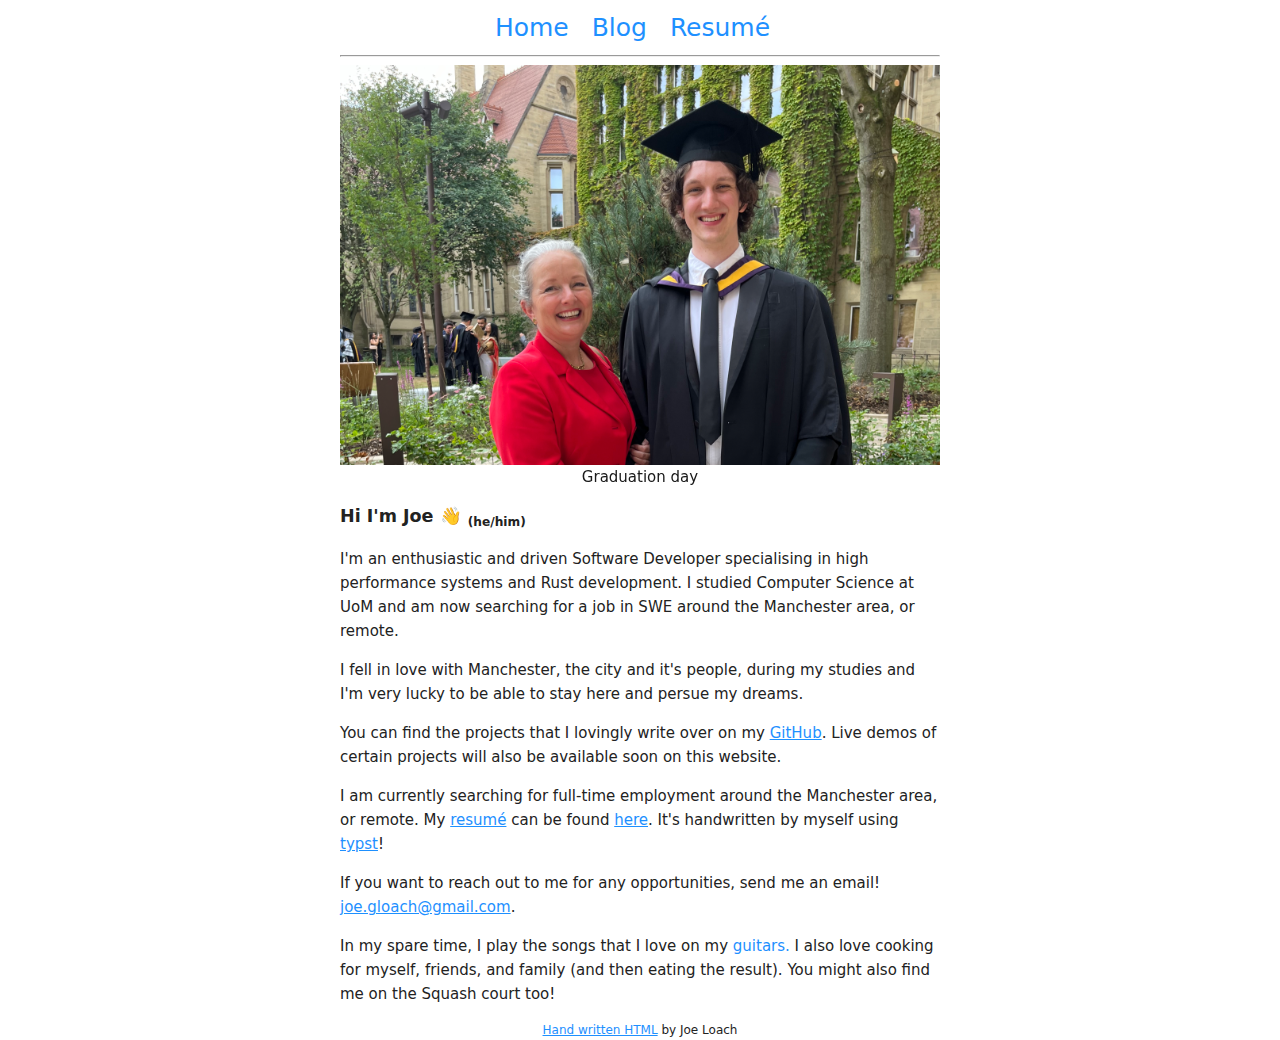
<file: index.html>
<!DOCTYPE html>
<html lang="en">
  <head>
    <meta charset="UTF-8">
    <meta name="author" content="Joe Loach">
    <meta name="description" content="Joe Loach's personal website">
    <link rel="canonical" href="https://joeloach.co.uk">

    <title>Joe Loach - Home</title>

    <link rel="apple-touch-icon" sizes="180x180" href="/assets/favicon/apple-touch-icon.png">
    <link rel="icon" type="image/png" sizes="32x32" href="/assets/favicon/favicon-32x32.png">
    <link rel="icon" type="image/png" sizes="16x16" href="/assets/favicon/favicon-16x16.png">
    <link rel="manifest" href="/assets/favicon/site.webmanifest">
    
    <link rel="stylesheet" type="text/css" href="/assets/main.css">
  </head>
  <body class="body-container">
    <header>
      <nav class="no-print central">
        <a href="/">Home</a>
        <a href="/blog.html">Blog</a>
        <a href="/resume.html">Resumé</a>
      </nav>
      <hr>
    </header>
    <main>
      <figure>
        <div id="banner" class="night-darken" role="img" aria-labelledby="caption"></div>
        <figcaption id="caption">Graduation day</figcaption>
      </figure>
      <section>
        <h3>
          Hi I'm Joe 👋 <small><sub>(he/him)</sub></small>
        </h3>
        <p>
          I'm an enthusiastic and driven Software Developer specialising in high performance systems and Rust development.
          I studied Computer Science at UoM and am now searching for a job in SWE around the Manchester area, or remote.
        </p>
        <p>
          I fell in love with Manchester, the city and it's people, during my studies and I'm very lucky to be able to stay here and persue my dreams.
        </p>
        <p>
          You can find the projects that I lovingly write over on my <a href="https://github.com/joe-loach">GitHub</a>.
          Live demos of certain projects will also be available soon on this website.
        </p>
        <p>
          I am currently searching for full-time employment around the Manchester area, or remote.
          My <a href="/resume.html">resumé</a> can be found <a href="/resume.html">here</a>.
          It's handwritten by myself using <a href="https://github.com/typst/typst">typst</a>!
        </p>
        <p>
          If you want to reach out to me for any opportunities, send me an email!
          <a href= "mailto:joe.gloach@gmail.com">joe.gloach@gmail.com</a>.
        </p>
        <p>
          In my spare time, I play the songs that I love on my
          <span id="guitar-tooltip">
            <a href="#" style="text-decoration:none">
              guitars.
              <img width="200" height="200" src="assets/pics/guitars.jpg" alt="My guitars">
            </a>
          </span>
          I also love cooking for myself, friends, and family (and then eating the result).
          You might also find me on the Squash court too!
        </p>
      </section>
    </main>
    <footer>
      <a href="https://github.com/joe-loach/www">Hand written HTML</a> by Joe Loach
    </footer>
  </body>
</html>
</file>
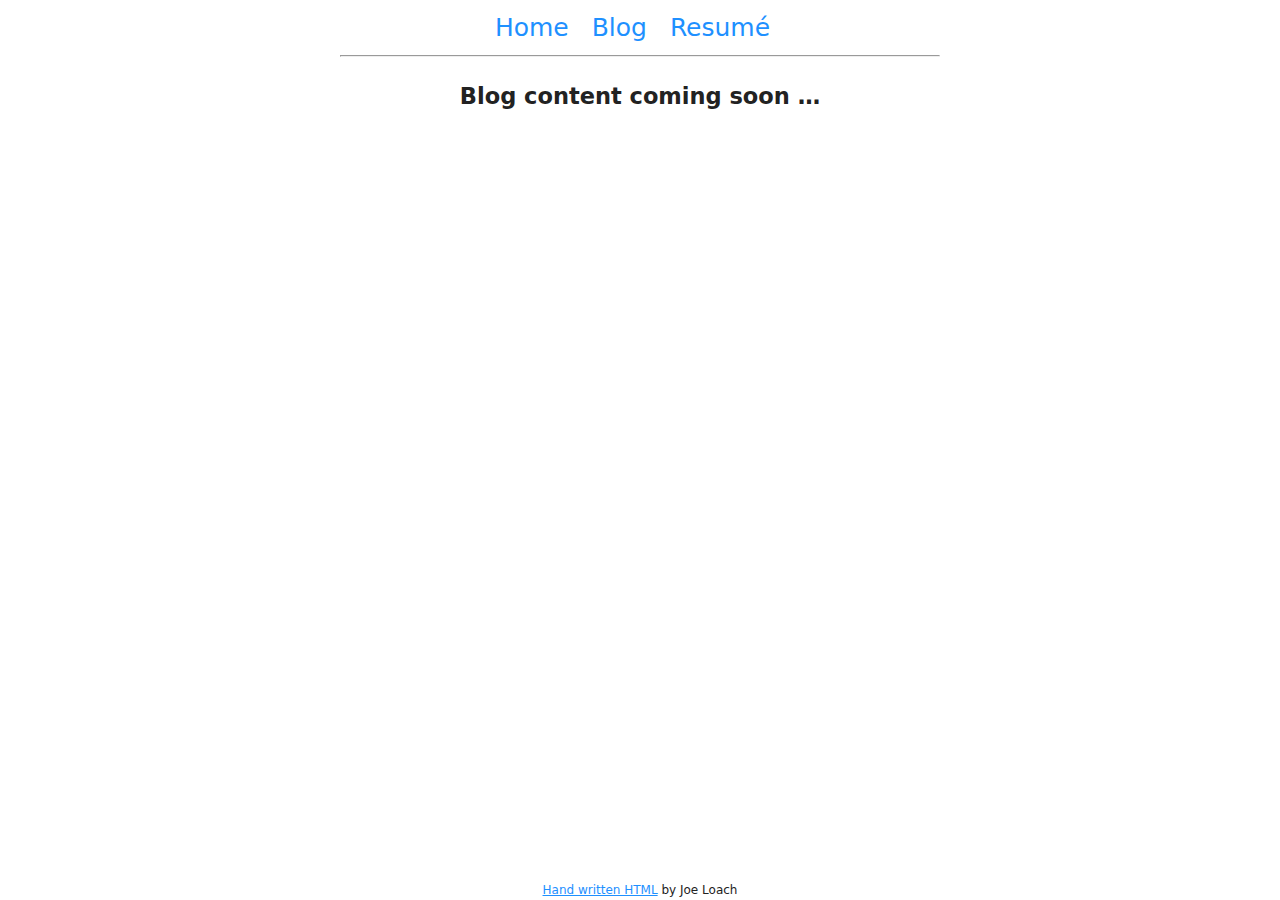
<file: blog.html>
<!DOCTYPE html>
<html lang="en">
  <head>
    <meta charset="UTF-8">
    <meta name="author" content="Joe Loach">
    <meta name="description" content="Joe Loach's personal website">
    <link rel="canonical" href="https://joeloach.co.uk/blog">

    <title>Joe Loach - Blog</title>

    <link rel="apple-touch-icon" sizes="180x180" href="/assets/favicon/apple-touch-icon.png">
    <link rel="icon" type="image/png" sizes="32x32" href="/assets/favicon/favicon-32x32.png">
    <link rel="icon" type="image/png" sizes="16x16" href="/assets/favicon/favicon-16x16.png">
    <link rel="manifest" href="/assets/favicon/site.webmanifest">

    <link rel="stylesheet" type="text/css" href="/assets/main.css">
  </head>
  <body class="body-container">
    <header>
      <nav class="no-print central">
        <a href="/">Home</a>
        <a href="/blog.html">Blog</a>
        <a href="/resume.html">Resumé</a>
      </nav>
      <hr>
    </header>
    <main>
      <section>
        <h2 class="central">Blog content coming soon <span>&#8230;</span></h2>
      </section>

      <article>
        
      </article>
    </main>
    <footer>
      <a href="https://github.com/joe-loach/www">Hand written HTML</a> by Joe Loach
    </footer>
  </body>
</html>
</file>
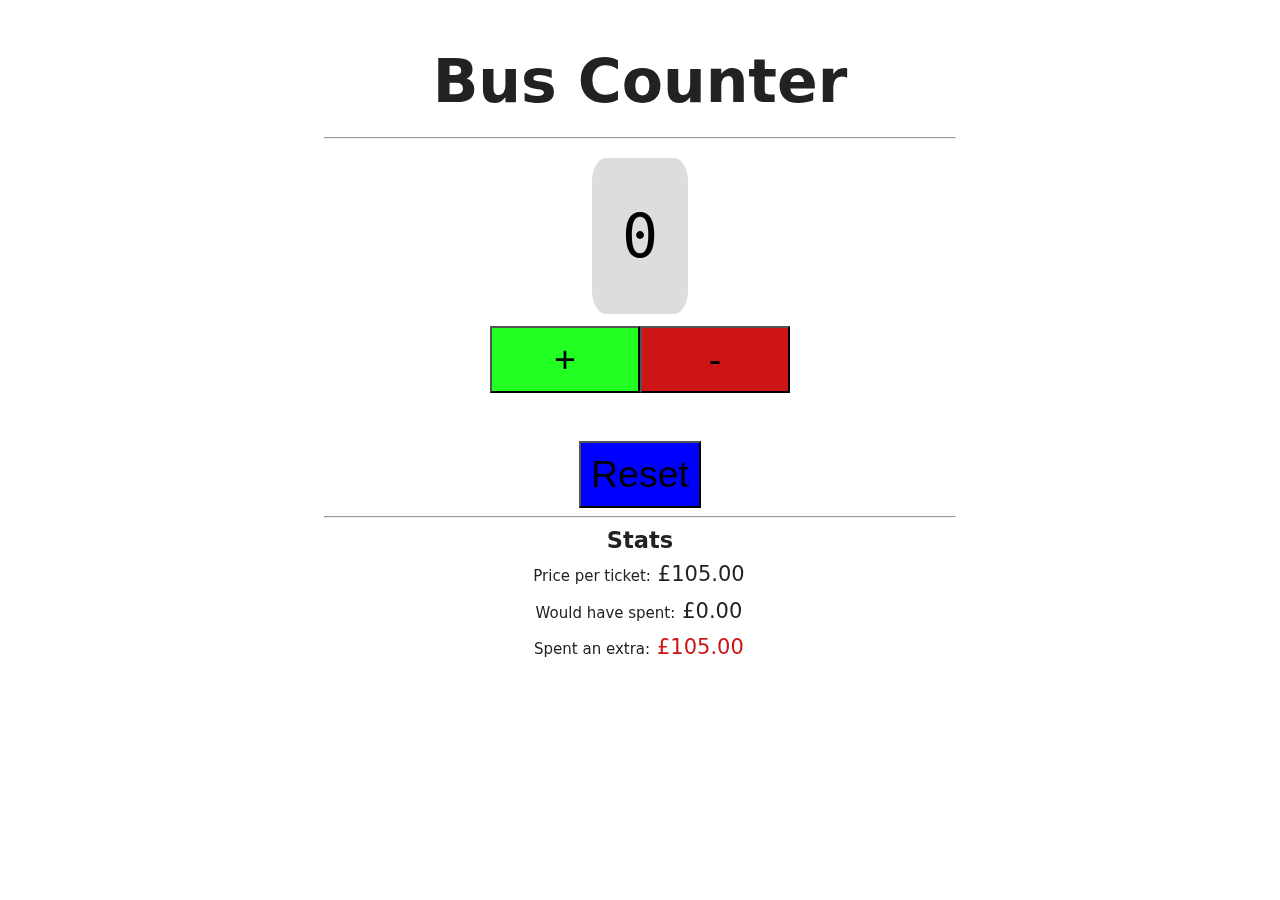
<file: bus.html>
<!DOCTYPE html>
<html lang="en">
  <head>
    <meta charset="UTF-8">
    <meta name="author" content="Joe Loach">
    <meta name="description" content="Joe Loach's personal website">
    <link rel="canonical" href="https://joeloach.co.uk/bus">

    <title>Bus Counter</title>

    <link rel="apple-touch-icon" sizes="180x180" href="/assets/favicon/apple-touch-icon.png">
    <link rel="icon" type="image/png" sizes="32x32" href="/assets/favicon/favicon-32x32.png">
    <link rel="icon" type="image/png" sizes="16x16" href="/assets/favicon/favicon-16x16.png">
    <link rel="manifest" href="/assets/favicon/site.webmanifest">
    
    <link rel="stylesheet" type="text/css" href="/assets/main.css">

    <style>
        .value {
            display: inline-block;
            text-align: center;
            color: black;
            background-color: #dddddd;
            border: 0.5em solid #dddddd;
            font-size: 4em;
            border-radius: 15%;

            user-select: none;

            margin: 0.2em;
        }

        button {
            text-align: center;
            height: auto;
            font-size: 2.5em;
            padding: 10px;
            max-width: 4em;
            touch-action: manipulation;
        }

        .columns {
            display: flex;
            flex-direction: column;
            justify-content: center;
            align-items: center;
        }

        .rows {
            display: flex;
            flex-direction: row;
            justify-content: center;
            align-items: center;
        }

        .vp-center {
            position: fixed;
            inset: 0px;
            max-width: 100vw;
            max-height: 90dvh;
            margin: auto;
        }

        .title {
            font-size: 4em;
            margin-top: 0;
            margin-bottom: 0.2em;
        }

        .stats * {
            margin: 0.1em;
        }

        .stat-num {
            font-size: 1.4em;
        }
    </style>

    <script>
        const setItem = localStorage.setItem;
        localStorage.constructor.prototype.setItem = (key, value) => setItem.apply(localStorage, [location.pathname + ':' + key, value])

        const getItem = localStorage.getItem;
        localStorage.constructor.prototype.getItem = (key) => getItem.apply(localStorage, [location.pathname + ':' + key]);

        const removeItem = localStorage.removeItem;
        localStorage.constructor.prototype.removeItem = (key) => removeItem.apply(localStorage, [location.pathname + ':' + key]);

        function init() {
            setCounter(getCounter())
            stats();
        }
        
        function getCounter() {
            if (typeof(Storage) === "undefined") {
                document.getElementById("error").innerHTML = "Browser doesn't support localstorage";
                return 0;
            }
            return Number(localStorage.getItem("clickcount"));
        }

        function setCounter(value) {
            if (typeof(Storage) !== "undefined") {
                // save the new value into local storage
                localStorage.setItem("clickcount", Number(value));
            }
            document.getElementById("result").innerHTML = value;
            // recompute stats on counter change
            stats();
        }

        function incCounter() {
            let counter = getCounter();
            counter += 1;
            setCounter(counter);
        }

        function decCounter() {
            let counter = getCounter();
            if (counter > 0) {
                counter -= 1;
                setCounter(counter);
            }
        }

        function resetCounter() {
            setCounter(0);
        }

        function rgb(color){
            return "rgb("+color.r+","+color.g+","+color.b+")";
        }

        function lerpRGB(color1, color2, t) {
            let color = {};
            color.r = color1.r + ((color2.r - color1.r) * t);
            color.g = color1.g + ((color2.g - color1.g) * t);
            color.b = color1.b + ((color2.b - color1.b) * t);
            return color;
        }

        function clamp(number, min, max) {
            return Math.max(min, Math.min(number, max));
        }

        function stats() {
            const STUDENT_TICKET_PRICE_POUNDS = 105;
            const SINGLE_TICKET_PRICE_POUNDS = 2;
            const counter = getCounter();

            const per_ticket = STUDENT_TICKET_PRICE_POUNDS / (counter == 0 ? 1 : counter);
            document.getElementById("per-ticket").innerHTML =
                `Price per ticket: <span class="stat-num">£${per_ticket.toFixed(2)}</span>`;

            const total_cost = SINGLE_TICKET_PRICE_POUNDS * counter;
            document.getElementById("spent").innerHTML =
                `Would have spent: <span class="stat-num">£${total_cost.toFixed(2)}</span>`;

            const difference = total_cost - STUDENT_TICKET_PRICE_POUNDS;
            const verb = (difference < 0) ? "Spent" : "Saved";

            let min;
            let max;
            let start;
            let end;
            if (difference < 0) {
                min = -STUDENT_TICKET_PRICE_POUNDS;
                max = 0;
                start = {r:205, g:21, b:21}; // red
                end = {r:255, g:255, b:21}; // yellow
            } else {
                min = 0;
                max = 10;
                start = {r:255, g:255, b:21}; // yellow
                end = {r:34, g:255, b:34}; // green
            }

            const t = (difference - min) / (max - min);
            const color_grad = lerpRGB(start, end, clamp(t, 0, 1));
            color = rgb(color_grad);

            document.getElementById("savings").innerHTML = 
                `${verb} an extra: <span class="stat-num" style="color: ${color}">£${Math.abs(difference).toFixed(2)}</span>`;
        }
    </script>
  </head>
  <body class="vp-center" onload="init()">
    <div class="columns">
        <h1 class="title">Bus Counter</h1>
        <hr style="width:50%">

        <pre class="value" id="result">0</pre>
        <div class="rows" style="width: 50%;">
            <button style="background-color: rgb(34, 255, 34); flex-grow: 1;" onclick="incCounter()" type="button">+</button>
            <button style="background-color: rgb(205, 21, 21); flex-grow: 1;" onclick="decCounter()" type="button">-</button>
        </div>
        <br>&nbsp;
        <button style="background-color: blue" onclick="resetCounter()" type="button">Reset</button>

        <hr style="width:50%">
        <div class="columns stats">
            <h2>Stats</h2>
            <p id="per-ticket"></p>
            <p id="spent"></p>
            <p id="savings"></p>
        </div>
        <div id="error" style="color: red"></div>
    </div>
  </body>
</html>
</file>
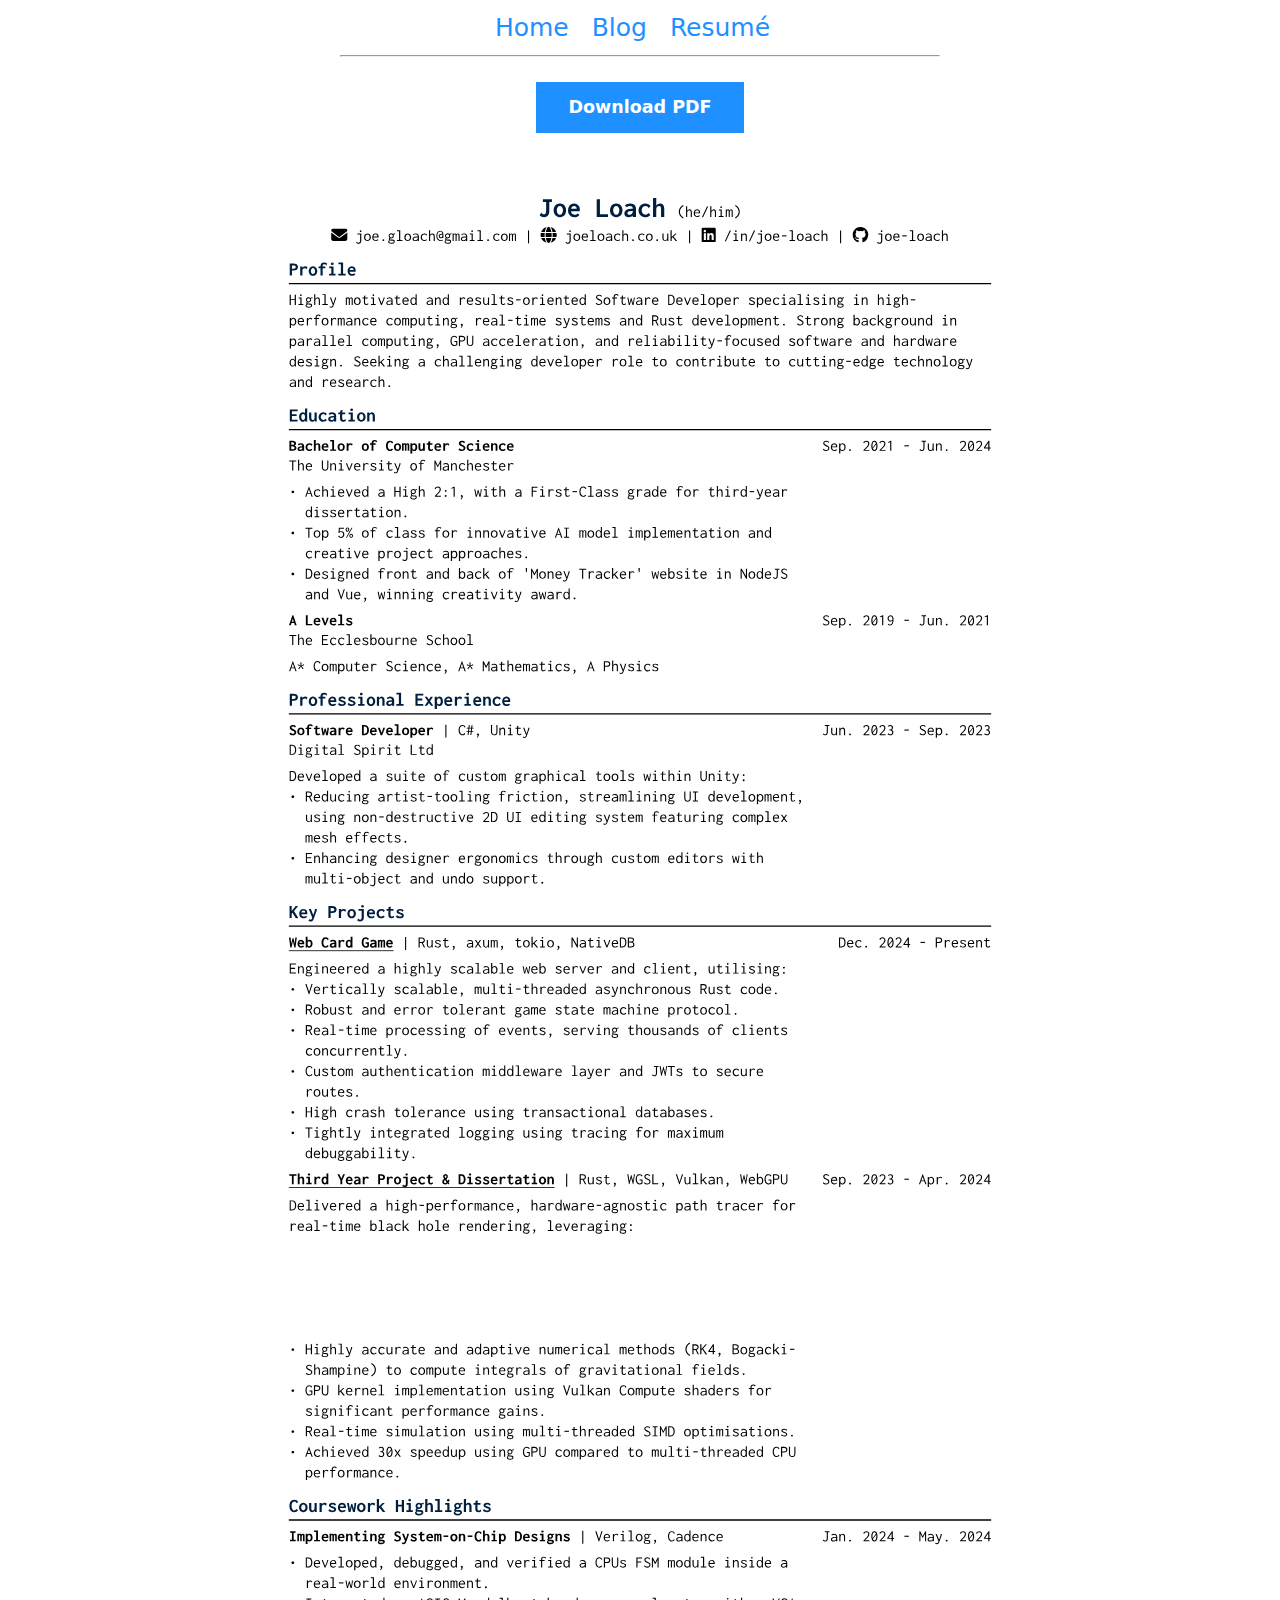
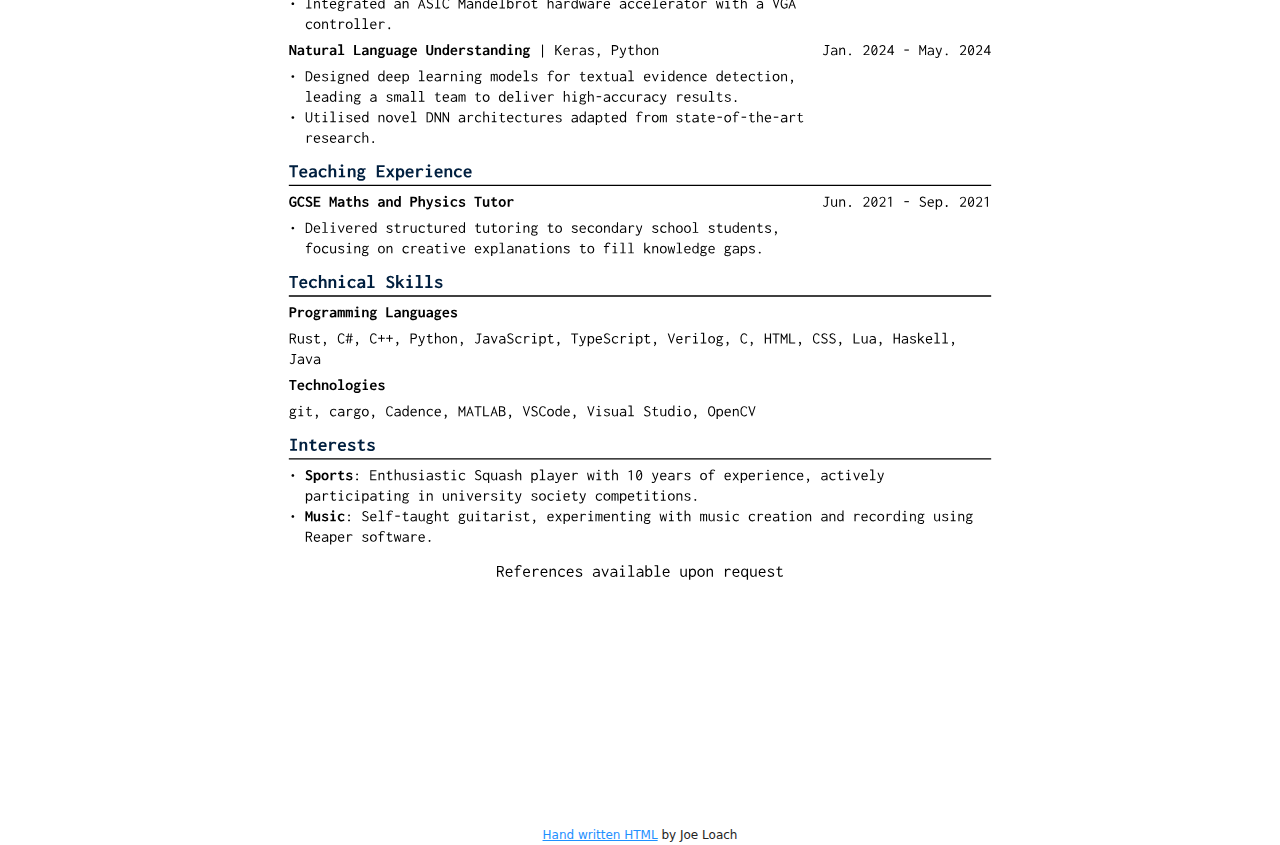
<file: resume.html>
<!DOCTYPE html>
<html lang="en">
  <head>
    <meta charset="UTF-8">
    <meta name="author" content="Joe Loach">
    <meta name="description" content="Joe Loach's personal website">
    <link rel="canonical" href="https://joeloach.co.uk/cv">

    <title>Joe Loach - Resumé</title>

    <link rel="apple-touch-icon" sizes="180x180" href="/assets/favicon/apple-touch-icon.png">
    <link rel="icon" type="image/png" sizes="32x32" href="/assets/favicon/favicon-32x32.png">
    <link rel="icon" type="image/png" sizes="16x16" href="/assets/favicon/favicon-16x16.png">
    <link rel="manifest" href="/assets/favicon/site.webmanifest">

    <link rel="stylesheet" type="text/css" href="/assets/main.css">
  </head>
  <body class="body-container">
    <header>
      <nav class="no-print central">
        <a href="/">Home</a>
        <a href="/blog.html">Blog</a>
        <a href="/resume.html">Resumé</a>
      </nav>
      <hr>
    </header>
    <main>
      <section>
          <h3 class="central">
            <a id="download" href="assets/cv/joe-loach-cv.pdf" download="joe-loach-cv.pdf">
              Download PDF
            </a>
          </h3>
          <div class="resume-container">
            <!-- Constrain the SVGs to pixel coordinates in 1:~sqrt(2) ratio for sharper image -->
            <img class="night-invert" width="800" height="1130" src="assets/cv/joe-loach-swe-1.svg" />
            <img class="night-invert" width="800" height="1130" src="assets/cv/joe-loach-swe-2.svg" />
          </div>
      </section>
    </main>
    <footer>
      <a href="https://github.com/joe-loach/www">Hand written HTML</a> by Joe Loach
    </footer>
  </body>
</html>
</file>
<file: assets/main.css>
body {
  margin: auto;
  max-width: 600px;
  line-height: 1.6;
  font-size: 15px;
  padding: 0 10px;
  /* Use system fonts */
  font-family: system-ui, sans-serif;
  color: #222;
}

/* Change color in night mode */
@media (prefers-color-scheme: dark) {
  body {
    color: #eee;
    background-color: #222;
  }

  .night-invert {
    filter: invert(88%) hue-rotate(180deg);
  }

  .night-darken {
    filter: brightness(90%);
  }
}

.body-container {
  display: flex;
  flex-direction: column;
  min-height: 100vh;
}

main {
  flex: 1;
}

figure {
  margin: 0px;
}

figcaption {
  text-align: center;
  filter: brightness(80%);
}

#banner {
  width: 100%;
  aspect-ratio: 6/4;
  background-image: url("/assets/pics/me_and_mum.jpg");
  background-position: 0% 5%;
  background-repeat: no-repeat;
  background-size: cover;
}

h1,
h2,
h3 {
  line-height: 1.2;
}

nav {
  margin-top: 7.5px;
  font-size: 25px;

  a {
    margin-right: 15px;
    text-decoration: none;
  }
}

#guitar-tooltip {
  position: relative;
}

#guitar-tooltip a img {
  display: none;
  color: #FFFFFF;
}

#guitar-tooltip a:hover img {
  display: block;
  position: absolute;
  border-radius: 15px;
  left: -78.275px;
  top: 2em;
  padding: 0 5px;
}

.resume-container {
  display: flex;
  align-items: center;
  gap: 1em;
  justify-content: center;
  flex-direction: column;
}

footer {
  text-align: center;
  font-size: 12px;
}

ul {
  list-style-type: "+ ";
  padding-left: 20px;
  margin-top: 0.25em;
  margin-bottom: 0.25em;
}

li {
  margin-top: 0.25em;
}

.central {
  text-align: center;
}

a.button {
  display: block;
  padding: 1px 6px;
  border: 4px solid buttonface;
  color: buttonface;
  text-decoration: none;
}

a.button:hover {
  background-color: buttonface;
  color: black;
}

a#download {
  background-color: dodgerblue;
  border: none;
  color: white;
  padding: 15px 32px;
  text-align: center;
  text-decoration: none;
  display: inline-block;
}

a#download:hover {
  /* make the background darker when we hover over the download button */
  background-color: color-mix(in srgb, dodgerblue, black);
}

a:link {
  color: dodgerblue;

  @media (prefers-color-scheme: dark) {
    color: lightskyblue;
  }
}

a:visited {
  /* remove the visited color */
  color: dodgerblue;

  @media (prefers-color-scheme: dark) {
    color: lightskyblue;
  }
}

/* Raise text size on small screens */
@media only screen and (min-device-width: 300px) and (max-device-width: 1150px) {
  body {
    font-size: 30px;
  }

  nav {
    font-size: 45px;
  }

  pre {
    font-size: 25px;
  }

  footer {
    font-size: 20px;
  }

  blockquote {
    font-size: 30px;
  }
}

/* Remove certain elements when printing */
@media print {

  .no-print,
  .no-print * {
    display: none !important;
  }

  a {
    text-decoration: none;
    color: #000
  }

  /* remove added header and footer */
  @page {
    size: auto;
    margin: 0mm;
  }
}
</file>
